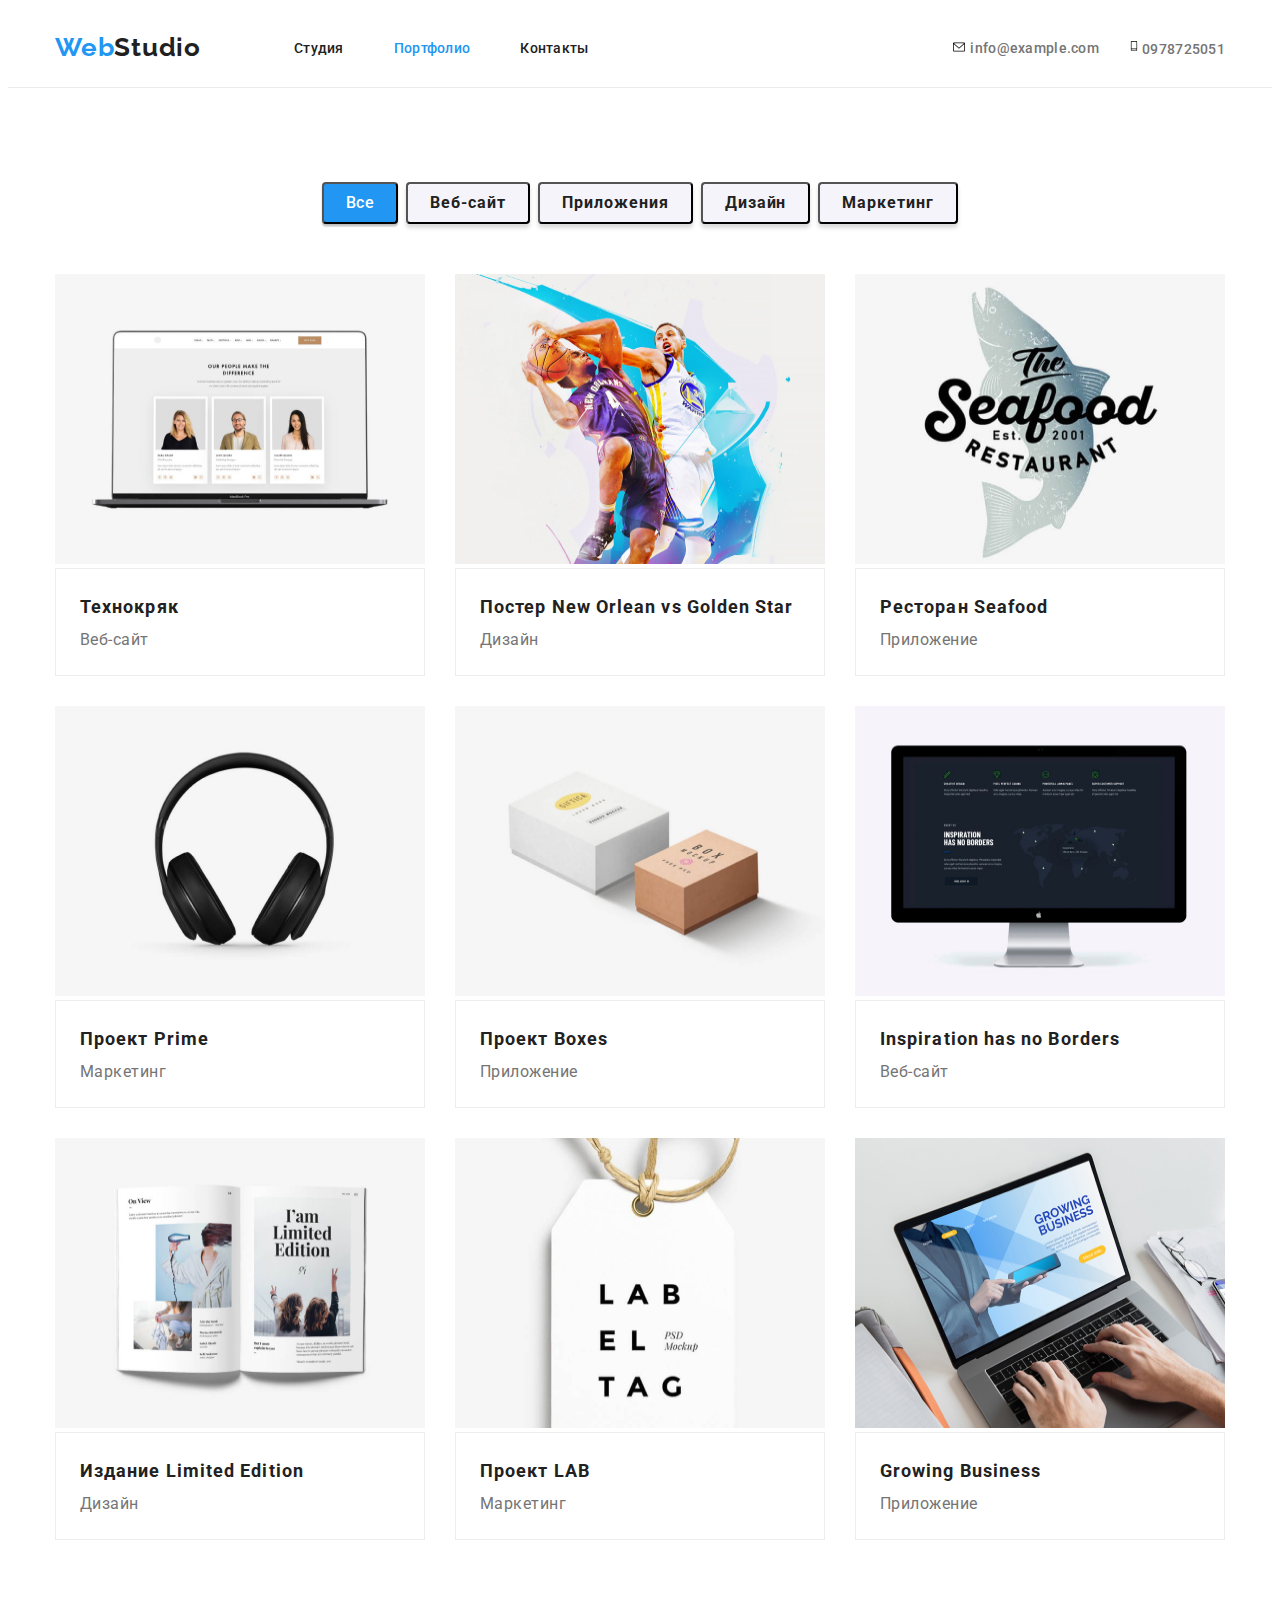
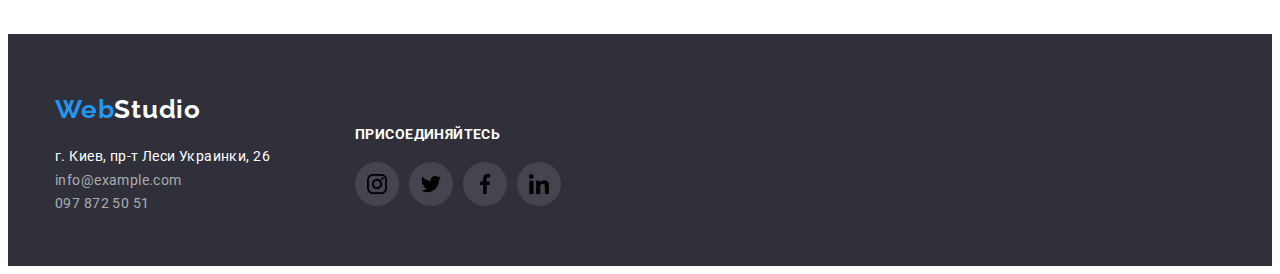
<file: portfolio.html>
<!DOCTYPE html>
<html lang="ru">
    <head>
        <meta charset="UTF-8">
        <meta http-equiv="X-UA-Compatible" content="IE=edge">
        <meta name="viewport" content="width=device-width, initial-scale=1.0">
        <title>HomeWork4.v04|Portfolio</title>
        <link rel="preconnect" href="https://fonts.googleapis.com">
        <link rel="preconnect" href="https://fonts.gstatic.com" crossorigin>
        <link href="https://fonts.googleapis.com/css2?family=Raleway:wght@700&family=Roboto:wght@400;500;700;900&display=swap" rel="stylesheet">
        <link rel="stylesheet" href="https://cdnjs.cloudflare.com/ajax/libs/modern-normalize/1.1.0/modern-normalize.min.css" integrity="sha512-wpPYUAdjBVSE4KJnH1VR1HeZfpl1ub8YT/NKx4PuQ5NmX2tKuGu6U/JRp5y+Y8XG2tV+wKQpNHVUX03MfMFn9Q==" crossorigin="anonymous" referrerpolicy="no-referrer" />
        <link rel="stylesheet" href="./css/portfolio-styles.css"/>
    </head>
<body>
    <header class="header">
        <div class="container container-header">
             <a href="./index.html" class="header-logo-web">Web</a><a href="./index.html" class="header-logo-studio">Studio</a>
                    
         <ul class="header-nav-list">
             <li class="header-nav-item"><a href="./index.html" class="header-nav-link">Студия</a></li>
             <li class="header-nav-item"><a href="./portfolio.html" class="header-nav-link-active">Портфолио</a></li>
             <li class="header-nav-item"><a href="./contact.html" class="header-nav-link">Контакты</a></li>
         </ul>
 
         <ul class="header-contact-list">
             <li class="header-contact-item">  <a href="mailto:info@example.com" class="header-contact-link"> <svg width="16" height="12"><use href="./images/icons.svg#icon-header-mail" ></use></svg> info@example.com</a></li>
             <li class="header-contact-item">  <a href="tel:+380978725051"       class="header-contact-link"> <svg width="10" height="16"><use href="./images/icons.svg#icon-header-tel" ></use></svg>  0978725051</a></li>
            
         
         </ul>
     </div>
     
     </div>
     </header> 
<main> 


    <section  class="projects">
    <div class="container">   
     <ul class="projects-button-list">
        <li class="projects-button-item"><button type="button" class="button-main">Все</button></li>
        <li class="projects-button-item"><button type="button" class="button">Веб-сайт</button></li>
        <li class="projects-button-item"><button type="button" class="button">Приложения</button></li>
        <li class="projects-button-item"><button type="button" class="button">Дизайн</button></li>
        <li class="projects-button-item"><button type="button" class="button">Маркетинг</button></li>
    </ul>

     <ul class="our-projects-list">
                <li class="our-projects-item"><img src="./images/portfolio/project-1.jpg" alt="Наши проекты" width="370" height="290"/> <div class="projects-text-container"><h3  class="projects-text-h3">Технокряк</h3><p class="projects-text-p">Веб-сайт</p> </div></li>
                <li class="our-projects-item"><img src="./images/portfolio/project-2.jpg" alt="Наши проекты" width="370" height="290"/> <div class="projects-text-container"><h3  class="projects-text-h3">Постер New Orlean vs Golden Star</h3><p class="projects-text-p">Дизайн</p> </div> </li>
                <li class="our-projects-item"><img src="./images/portfolio/project-3.jpg" alt="Наши проекты" width="370" height="290"/> <div class="projects-text-container"><h3  class="projects-text-h3">Ресторан Seafood</h3><p class="projects-text-p">Приложение</p></div>  </li>
                <li class="our-projects-item"><img src="./images/portfolio/project-4.jpg" alt="Наши проекты" width="370" height="290"/> <div class="projects-text-container"><h3  class="projects-text-h3">Проект Prime</h3><p class="projects-text-p">Маркетинг</p> </div> </li>
                <li class="our-projects-item"><img src="./images/portfolio/project-5.jpg" alt="Наши проекты" width="370" height="290"/> <div class="projects-text-container"><h3  class="projects-text-h3">Проект Boxes</h3><p class="projects-text-p">Приложение</p> </div> </li>
                <li class="our-projects-item"><img src="./images/portfolio/project-6.jpg" alt="Наши проекты" width="370" height="290"/> <div class="projects-text-container"><h3  class="projects-text-h3">Inspiration has no Borders</h3><p class="projects-text-p">Веб-сайт</p> </div> </li>
                <li class="our-projects-item"><img src="./images/portfolio/project-7.jpg" alt="Наши проекты" width="370" height="290"/> <div class="projects-text-container"><h3  class="projects-text-h3">Издание Limited Edition</h3><p class="projects-text-p">Дизайн</p> </div> </li>
                <li class="our-projects-item"><img src="./images/portfolio/project-8.jpg" alt="Наши проекты" width="370" height="290"/> <div class="projects-text-container"><h3  class="projects-text-h3">Проект LAB</h3><p class="projects-text-p">Маркетинг</p> </div> </li>
                <li class="our-projects-item"><img src="./images/portfolio/project-9.jpg" alt="Наши проекты" width="370" height="290"/> <div class="projects-text-container"><h3  class="projects-text-h3">Growing Business</h3><p class="projects-text-p">Приложение</p> </div> </li>
            </ul> 
    
        </section>

</main>


<footer class="footer"> 
    <div class="container container-foter">
        
    <div class="footer-log">
        <a href="./index.html" class="footer-logo-web">Web</a><a href="./index.html" class="footer-logo-studio">Studio</a>    <div > 
    </div>

    <address> 
        <ul class="container-nav-foter">
            <li><a href="https://goo.gl/maps/wMssc7S66yAjxJLt8" target="_blank" rel="noopen nofollow noreferrer" class="footer-text-address">г. Киев, пр-т Леси Украинки, 26</a></li>
            <li><a href="mailto:info@example.com" class="footer-text-mail">info@example.com</a></li>
            <li><a href="tel:+380978725051" class="footer-text-tel"> 097 872 50 51</a></li>
        </ul>  
    </address>
    <section class="footer-social-media">
        <div>
            <h3 class="footer-social-media-title">Присоединяйтесь</h3>
                   <ul class="footer-social-media-list"> 
                <li class="footer-social-media-item"><a href="" class="footer-social-media-link">       <svg width="20" height="20"><use href="./images/icons.svg#icon-social-network-instagram" ></use></svg></a> </li>
                <li class="footer-social-media-item"><a href="" class="footer-social-media-link">       <svg width="20" height="20"><use href="./images/icons.svg#icon-social-network-twitter" ></use></svg></a></li>
                <li class="footer-social-media-item"><a href="" class="footer-social-media-link">       <svg width="20" height="20"><use href="./images/icons.svg#icon-social-network-facebook"  ></use></svg></a></li>
                <li class="footer-social-media-item"><a href="" class="footer-social-media-link">       <svg width="20" height="20"><use href="./images/icons.svg#icon-social-network-linkedin"  ></use></svg></a></li> 
            </ul>
         </div>   
    </section>
  </footer>
</div>
</body>


</html>
</file>
<file: css/portfolio-styles.css>
/*--------------------ROOT--------------------*/
:root{
    --main-text-blue-color:  #347cdb;
    --main-text-black-color: #212121;
    --main-text-gray-color:  #757575;
    --main-text-white-color:  #ffffff;
   
    --master-button-color: #347cdb;
    --slave-button-color: #757575;
    
}
 


/*--------------------HEADER--------------------*/

.header{
    border-bottom: 1px solid rgba(236, 236, 236, 1);
  }

.container-header{
    padding-top: 24px;
    padding-bottom: 24px;
    display: flex;
    align-items: center;
   

}
/*Logo*/
.header-logo-web {
    font-family: Raleway;
    font-style: normal;
    font-weight: bold;
    font-size: 26px;
    line-height: 31px;
    letter-spacing: 0.03em;
    list-style: none;
    text-decoration: none;
    color: #2196F3;
     
}

.header-logo-studio {
    font-family: Raleway;
    font-style: normal;
    font-weight: bold;
    font-size: 26px;
    line-height: 31px;
    letter-spacing: 0.03em;
    list-style: none;
    text-decoration: none;
    color: #212121;
  
}

.header-logo-studio:hover,  .header-logo-studio:focus, .header-logo-web:hover, .header-logo-web:focus{
    fill:#2196F3; 
    color:  #2196F3;
}
/*Navigation*/

.header-nav-list{
    display: flex;
 margin-left: 93px;
}


.header-nav-item + .header-nav-item {
margin-left: 50px;
}

.header-nav-link-active {
    font-family: Roboto;
    font-style: normal;
    font-weight: 500;
    font-size: 14px;
    line-height: 1.14;
    letter-spacing: 0.02em;
    text-decoration: none;
    color: #2196F3;
  
}

.header-nav-link{
    font-family: Roboto;
    font-style: normal;
    font-weight: 500;
    font-size: 14px;
    line-height: 1.14;
    text-decoration: none;
    letter-spacing: 0.02em;

    color: #212121;
  }

.header-contact-item + .header-contact-item{
    margin-left: 50px;
}

.header-nav-link:hover, .header-nav-link:focus{
           
    fill:#2196F3; 
    color:  #2196F3;

}
/*Contact*/
.header-contact-list{
    display: flex;
    margin-left: auto;
}

.header-contact-item + .header-contact-item{
    margin-left: 30px;
}

.header-contact-link{
    font-family: Roboto;
font-style: normal;
font-weight: 500;
font-size: 14px;
line-height: 1.14;
letter-spacing: 0.02em;
text-decoration: none;
color: #757575;

}



.header-contact-icon{
    margin-left: 15px;
   }

   
.header-contact-link:hover, .header-contact-link:focus{
           
    fill:#2196F3; 
    color:  #2196F3;
  

}




/*----------------->BODY<----------------------*/
p, h1, h2, h3, h4, h5, h6 {
    margin: 0;
}

body {
    font-family: "Roboto", "sans-serif";

}

.container {
    width: 1200px;
    padding-left: 15px;
    padding-right: 15px;
    margin: 0 auto;
    box-sizing: border-box;
    
}

/*Disable list for "ul"****/
ul, li {
    list-style: none;
    margin: 0;
    padding: 0;
}

.img{
    display: block;
}

/*Button.*/
.button-main{
    font-family: Roboto;
    font-style: normal;
    font-weight: 500;
    font-size: 16px;
    line-height: 1.62;
    text-align: center;
    letter-spacing: 0.03em;
    color: #FFFFFF;
    background: #2196F3;
    box-shadow: 0px 3px 1px rgba(0, 0, 0, 0.1), 0px 1px 2px rgba(0, 0, 0, 0.08), 0px 2px 2px rgba(0, 0, 0, 0.12);
    border-radius: 4px;
    padding: 6px 22px;
display: block;
margin: 0 auto;
  
}

.button-main:hover, .button-main:focus{
    
    color: #212121;
    background: #F5F4FA;
   
   
}

.button{
    font-family: Roboto;
    font-style: normal;
    font-weight: bold;
    font-size: 16px;
    line-height: 1.62;
    align-items: center;
    text-align: center;
    letter-spacing: 0.06em;
    color: #212121;
    background: #F5F4FA;
    box-shadow: 0px 4px 4px rgba(0, 0, 0, 0.15);
    border-radius: 4px;
padding: 6px 22px;
display: block;
margin: 0 auto;


}

.button:hover, button:focus {
 
    color: #FFFFFF;
    background: #2196F3;
    box-shadow: 0px 3px 1px rgba(0, 0, 0, 0.1), 0px 1px 2px rgba(0, 0, 0, 0.08), 0px 2px 2px rgba(0, 0, 0, 0.12);
     

}

/*Project*/

.projects {
    padding-top: 94px;
    padding-bottom: 94px;
}

.projects-button-list{
    display: flex;
    justify-content: center;

}

.projects-button-item + .projects-button-item{
margin-left: 8px;
}

/*OUR PROJECTS*/
.our-projects-list{
    display: flex;
    flex-wrap: wrap;
    margin-top: 50px;
    margin-left: -30px;

    margin-bottom: -30px;

}

.our-projects-item{
    width: calc(100% / 3 - 30px);
margin-left: 30px;
margin-bottom: 30px;

background: #FFFFFF;
box-sizing: border-box;
 

}


.our-projects-item:focus, .our-projects-item:hover{
    box-shadow: 0px 1px 1px rgba(0, 0, 0, 0.12), 0px 4px 4px rgba(0, 0, 0, 0.06), 1px 4px 6px rgba(0, 0, 0, 0.16);
}


.projects-text-h3 {
    font-family: Roboto;
    font-style: normal;
    font-weight: bold;
    font-size: 18px;
    line-height: 2.00;
    letter-spacing: 0.06em;
    color: #212121;

  
}

.projects-text-p {
    font-family: Roboto;
    font-style: normal;
    font-weight: normal;
    font-size: 16px;
    line-height: 1.87;
    letter-spacing: 0.03em;
    color: #757575;
   

}


.projects-text-container{
    padding-top: 20px;
    padding-left: 24px;
    padding-right: 24px;
    padding-bottom: 20px;
    
    
    border: 1px solid #eeeeee;
}


/*----------------->FOOTER<----------------------*/
.footer-logo-web {
    font-family: Raleway;
    font-style: normal;
    font-weight: bold;
    font-size: 26px;
    line-height: 1.19;
    list-style: none;
    text-decoration: none;
    letter-spacing: 0.03em;
    color: #2196F3;

 
 }

.footer-logo-studio {
    font-family: Raleway;
    font-style: normal;
    font-weight: bold;
    font-size: 26px;
    line-height: 1.19;
    list-style: none;
    text-decoration: none;
    letter-spacing: 0.03em;
    color: #ffffff;
}


.footer-text-address {
    font-family: Roboto;
    font-style: normal;
    font-weight: normal;
    font-size: 14px;
    line-height: 1.71;
    letter-spacing: 0.03em;
    color: #FFFFFF;
    text-decoration: none;

   
}

.footer-text-mail {
    font-family: Roboto;
    font-style: normal;
    font-weight: normal;
    font-size: 14px;
    line-height: 1.71;
    /* identical to box height, or 171% */

    letter-spacing: 0.03em;
    color: rgba(255, 255, 255, 0.6);
    text-decoration: none;

}

.footer-text-tel {
    font-family: Roboto;
    font-style: normal;
    font-weight: normal;
    font-size: 14px;
    line-height: 1.71;
    letter-spacing: 0.03em;

    color: rgba(255, 255, 255, 0.6);
    text-decoration: none;
   
}

.footer{
    padding-top: 60px;
    padding-bottom: 60px;
        background: #2F303A;
}

.container-nav-foter{
    padding-top: 20px;
      
}

/*Social media*/
.footer-social-media {
    margin-top: -90px;
    padding-left: 300px;
    align-items:baseline;           
}

.footer-social-media-title{

 
    font-family: Roboto;
    font-style: normal;
    font-weight: bold;
    font-size: 14px;
    line-height: 16px;
    letter-spacing: 0.03em;
    text-transform: uppercase;
    
    color: #FFFFFF;
    padding-bottom: 20px;
}

.footer-social-media-list{
    font-family: Roboto;
font-style: normal;
font-weight: bold;
font-size: 14px;
line-height: 16px;
letter-spacing: 0.03em;
text-transform: uppercase;

color: #FFFFFF;
    display: flex;
}


.footer-social-media-item + .footer-social-media-item{
    margin-left: 10px;
}

.footer-social-media-link{
    width: 44px;
    height: 44px;

    border-radius: 50%;
    display: flex;
    align-items:center;
    justify-content: center;
    color: #ffffff;
    background-color: rgba(255, 255, 255, 0.1);
  
}


.footer-social-media-link-icon{
    fill: currentColor;
}


 .footer-social-media-link:focus,
 .footer-social-media-link:hover{
    fill: #212121;
    color:  #212121;
    outline: 2px solid #FFFFFF;
    background-color: #2196F3;
}
</file>
